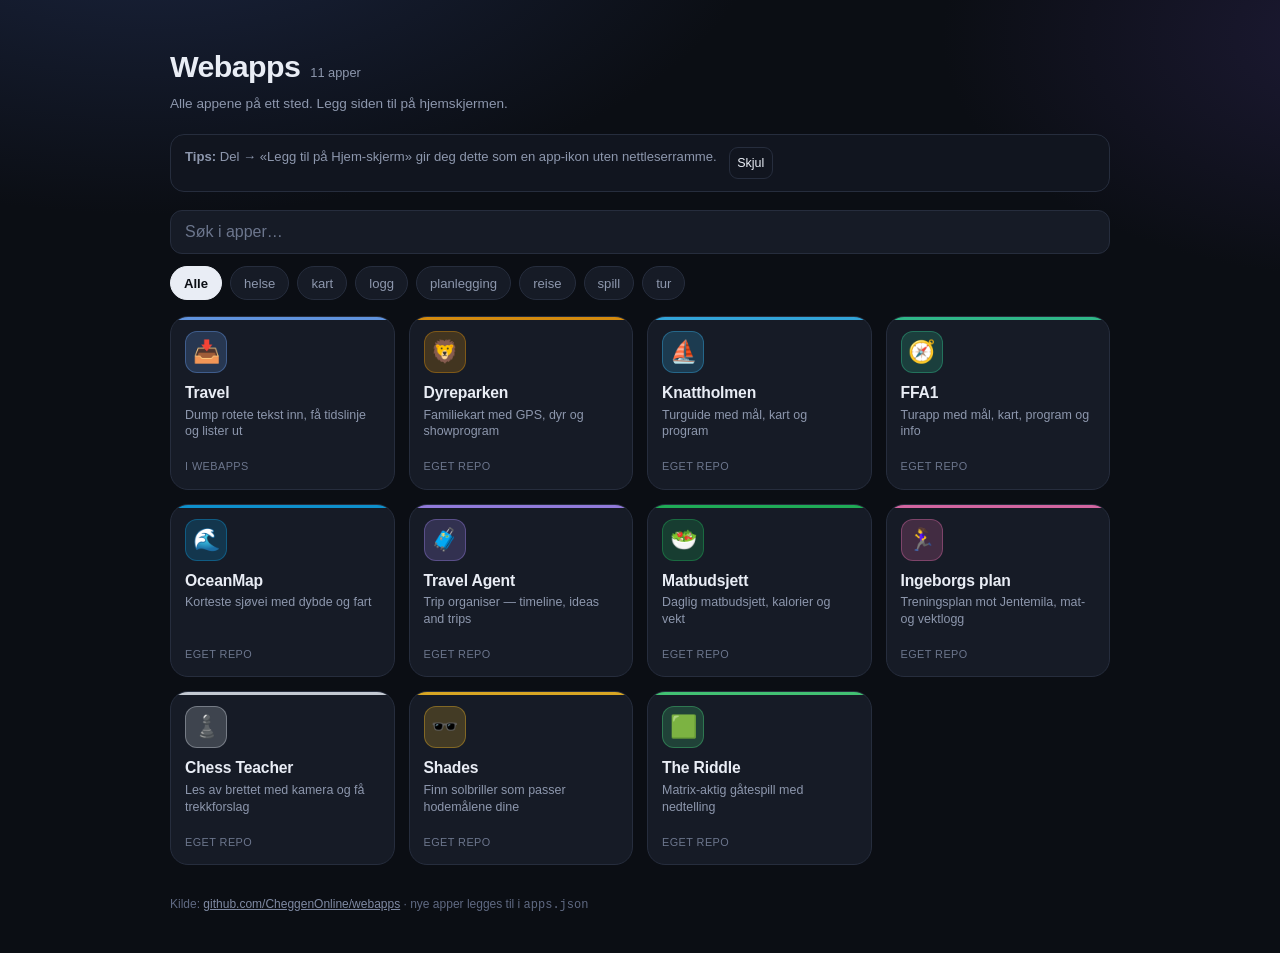
<file: index.html>
<!DOCTYPE html>
<html lang="no">
<head>
<meta charset="utf-8">
<meta name="viewport" content="width=device-width, initial-scale=1, viewport-fit=cover">
<title>Webapps</title>
<meta name="description" content="Startside for alle webapper i CheggenOnline/webapps.">
<meta name="theme-color" content="#0b0e14">
<meta name="apple-mobile-web-app-capable" content="yes">
<meta name="mobile-web-app-capable" content="yes">
<meta name="apple-mobile-web-app-status-bar-style" content="black-translucent">
<meta name="apple-mobile-web-app-title" content="Webapps">
<link rel="manifest" href="./manifest.webmanifest">
<link rel="icon" type="image/svg+xml" href="./icons/icon.svg">
<!-- iOS home-screen icon requires a real PNG; see CONVENTIONS.md §11. -->
<link rel="apple-touch-icon" href="./icons/icon-180.png">
<style>
  *, *::before, *::after { box-sizing: border-box; }

  :root {
    --bg: #0b0e14;
    --bg-2: #11151f;
    --surface: #161b26;
    --surface-hi: #1d2331;
    --line: #262d3d;
    --text: #e9edf5;
    --muted: #8d97ad;
    --accent: #6ea8fe;
    --radius: 18px;
    --tap: 44px;
  }

  html { -webkit-text-size-adjust: 100%; }

  body {
    margin: 0;
    background: var(--bg);
    background-image:
      radial-gradient(1000px 520px at 12% -12%, #1b2540 0%, transparent 62%),
      radial-gradient(760px 420px at 108% 4%, #1d1a35 0%, transparent 58%);
    background-attachment: fixed;
    color: var(--text);
    font: 16px/1.5 -apple-system, BlinkMacSystemFont, "Segoe UI", Roboto, "Helvetica Neue", Arial, sans-serif;
    min-height: 100vh;
    min-height: 100dvh;
    padding:
      calc(env(safe-area-inset-top) + 22px)
      calc(env(safe-area-inset-right) + 16px)
      calc(env(safe-area-inset-bottom) + 40px)
      calc(env(safe-area-inset-left) + 16px);
    -webkit-tap-highlight-color: transparent;
  }

  .wrap { max-width: 940px; margin: 0 auto; }

  /* ---------- header ---------- */

  header { margin-bottom: 20px; }

  h1 {
    margin: 0;
    font-size: 1.6rem;
    font-weight: 650;
    letter-spacing: -0.02em;
    display: flex;
    align-items: baseline;
    gap: 10px;
  }

  h1 .count {
    font-size: 0.8rem;
    font-weight: 500;
    color: var(--muted);
    letter-spacing: 0;
  }

  .sub { margin: 4px 0 0; color: var(--muted); font-size: 0.85rem; }

  /* ---------- controls ---------- */

  .controls { margin: 18px 0 16px; }

  .search {
    width: 100%;
    height: var(--tap);
    padding: 0 14px;
    font-size: 1rem;
    color: var(--text);
    background: var(--surface);
    border: 1px solid var(--line);
    border-radius: 12px;
    outline: none;
    appearance: none;
  }
  .search::placeholder { color: #6c768d; }
  .search:focus { border-color: #3d4a6b; background: var(--surface-hi); }

  .chips {
    display: flex;
    flex-wrap: wrap;
    gap: 8px;
    margin-top: 12px;
  }

  .chip {
    min-height: 34px;
    padding: 0 13px;
    display: inline-flex;
    align-items: center;
    font-size: 0.82rem;
    color: var(--muted);
    background: var(--surface);
    border: 1px solid var(--line);
    border-radius: 999px;
    cursor: pointer;
    font-family: inherit;
  }
  .chip[aria-pressed="true"] {
    color: #0b0e14;
    background: var(--text);
    border-color: var(--text);
    font-weight: 600;
  }

  /* ---------- tiles ---------- */

  .grid {
    display: grid;
    grid-template-columns: repeat(auto-fill, minmax(150px, 1fr));
    gap: 12px;
    margin: 0;
    padding: 0;
    list-style: none;
  }

  .tile {
    position: relative;
    display: flex;
    flex-direction: column;
    gap: 10px;
    height: 100%;
    min-height: 132px;
    padding: 14px;
    text-decoration: none;
    color: inherit;
    background: var(--surface);
    border: 1px solid var(--line);
    border-radius: var(--radius);
    overflow: hidden;
    transition: transform .12s ease, border-color .12s ease, background .12s ease;
  }
  .tile::before {
    content: "";
    position: absolute;
    inset: 0 0 auto 0;
    height: 3px;
    background: var(--tile-accent, var(--accent));
    opacity: .85;
  }
  .tile:active { transform: scale(.975); background: var(--surface-hi); }
  @media (hover: hover) {
    .tile:hover { border-color: #3a445e; background: var(--surface-hi); }
  }
  .tile:focus-visible { outline: 2px solid var(--accent); outline-offset: 2px; }

  .badge {
    width: 42px;
    height: 42px;
    flex: none;
    display: grid;
    place-items: center;
    font-size: 22px;
    line-height: 1;
    border-radius: 12px;
    /* Fallback first for browsers without color-mix(). */
    background: #1f2637;
    border: 1px solid var(--line);
    background: color-mix(in srgb, var(--tile-accent, var(--accent)) 20%, transparent);
    border-color: color-mix(in srgb, var(--tile-accent, var(--accent)) 34%, transparent);
  }

  .text { display: block; }

  .name {
    display: block;
    font-size: 0.98rem;
    font-weight: 600;
    line-height: 1.25;
    letter-spacing: -0.01em;
  }

  .tagline {
    display: block;
    margin-top: 4px;
    font-size: 0.78rem;
    line-height: 1.35;
    color: var(--muted);
  }

  .foot {
    display: block;
    margin-top: auto;
    padding-top: 8px;
    font-size: 0.68rem;
    letter-spacing: .04em;
    text-transform: uppercase;
    color: #6c768d;
  }

  /* ---------- states ---------- */

  .note {
    padding: 16px;
    border: 1px solid var(--line);
    border-radius: 14px;
    background: var(--surface);
    color: var(--muted);
    font-size: 0.9rem;
  }
  .note a { color: var(--accent); }

  .hint {
    display: flex;
    align-items: flex-start;
    gap: 12px;
    margin-bottom: 16px;
    padding: 12px 14px;
    font-size: 0.82rem;
    line-height: 1.45;
    color: var(--muted);
    background: var(--bg-2);
    border: 1px solid var(--line);
    border-radius: 14px;
  }
  .hint button {
    flex: none;
    min-width: var(--tap);
    min-height: 32px;
    color: var(--text);
    background: transparent;
    border: 1px solid var(--line);
    border-radius: 9px;
    font: inherit;
    font-size: 0.78rem;
    cursor: pointer;
  }

  footer {
    margin-top: 30px;
    font-size: 0.75rem;
    color: #5f6982;
  }
  footer a { color: #7f8aa3; }

  @media (min-width: 600px) {
    body { padding-top: calc(env(safe-area-inset-top) + 44px); }
    h1 { font-size: 1.9rem; }
    .grid { grid-template-columns: repeat(auto-fill, minmax(190px, 1fr)); gap: 14px; }
  }
</style>
</head>
<body>
<div class="wrap">

  <header>
    <h1>Webapps <span class="count" id="count"></span></h1>
    <p class="sub">Alle appene på ett sted. Legg siden til på hjemskjermen.</p>
  </header>

  <div id="hint" hidden class="hint">
    <span><strong>Tips:</strong> Del &rarr; «Legg til på Hjem-skjerm» gir deg dette som en app-ikon uten nettleserramme.</span>
    <button type="button" id="hintClose">Skjul</button>
  </div>

  <div class="controls">
    <input id="search" class="search" type="search" inputmode="search"
           placeholder="Søk i apper…" autocomplete="off" spellcheck="false" aria-label="Søk i apper">
    <div class="chips" id="chips"></div>
  </div>

  <ul class="grid" id="grid"></ul>
  <div id="state"></div>

  <footer>
    Kilde: <a href="https://github.com/CheggenOnline/webapps">github.com/CheggenOnline/webapps</a>
    &middot; nye apper legges til i <code>apps.json</code>
  </footer>

</div>

<script>
(function () {
  "use strict";

  // All apps on cheggenonline.github.io share one origin, so every storage key
  // MUST be namespaced. See CONVENTIONS.md.
  var NS = "webapps.launcher.";
  var store = {
    get: function (k) { try { return localStorage.getItem(NS + k); } catch (e) { return null; } },
    set: function (k, v) { try { localStorage.setItem(NS + k, v); } catch (e) { /* private mode */ } }
  };

  var grid = document.getElementById("grid");
  var stateEl = document.getElementById("state");
  var countEl = document.getElementById("count");
  var searchEl = document.getElementById("search");
  var chipsEl = document.getElementById("chips");

  var apps = [];
  var activeTag = null;

  function esc(s) {
    return String(s == null ? "" : s).replace(/[&<>"']/g, function (c) {
      return { "&": "&amp;", "<": "&lt;", ">": "&gt;", '"': "&quot;", "'": "&#39;" }[c];
    });
  }

  function render() {
    var q = searchEl.value.trim().toLowerCase();
    var list = apps.filter(function (a) {
      if (activeTag && (a.tags || []).indexOf(activeTag) === -1) return false;
      if (!q) return true;
      var hay = [a.name, a.tagline, a.slug].concat(a.tags || []).join(" ").toLowerCase();
      return hay.indexOf(q) !== -1;
    });

    countEl.textContent = list.length === apps.length
      ? apps.length + " apper"
      : list.length + " av " + apps.length;

    if (!list.length) {
      grid.innerHTML = "";
      stateEl.innerHTML = '<div class="note">Ingen treff.</div>';
      return;
    }
    stateEl.innerHTML = "";

    grid.innerHTML = list.map(function (a) {
      var accent = /^#[0-9a-fA-F]{3,8}$/.test(a.accent || "") ? a.accent : "#6ea8fe";
      var where = a.location === "local" ? "i webapps" : "eget repo";
      return '<li>'
        + '<a class="tile" href="' + esc(a.url) + '" style="--tile-accent:' + accent + '">'
        + '<span class="badge" aria-hidden="true">' + esc(a.icon || "▦") + '</span>'
        + '<span class="text">'
        +   '<span class="name">' + esc(a.name) + '</span>'
        +   '<span class="tagline">' + esc(a.tagline || "") + '</span>'
        + '</span>'
        + '<span class="foot">' + esc(where) + '</span>'
        + '</a></li>';
    }).join("");
  }

  function buildChips() {
    var counts = {};
    apps.forEach(function (a) {
      (a.tags || []).forEach(function (t) { counts[t] = (counts[t] || 0) + 1; });
    });
    var tags = Object.keys(counts).filter(function (t) { return counts[t] > 1; }).sort();
    if (!tags.length) return;

    chipsEl.innerHTML = ['<button class="chip" type="button" aria-pressed="true" data-tag="">Alle</button>']
      .concat(tags.map(function (t) {
        return '<button class="chip" type="button" aria-pressed="false" data-tag="' + esc(t) + '">' + esc(t) + '</button>';
      })).join("");

    chipsEl.addEventListener("click", function (ev) {
      var btn = ev.target.closest(".chip");
      if (!btn) return;
      activeTag = btn.dataset.tag || null;
      Array.prototype.forEach.call(chipsEl.children, function (c) {
        c.setAttribute("aria-pressed", String(c === btn));
      });
      render();
    });
  }

  searchEl.addEventListener("input", render);

  // Home-screen hint: shown once, in the browser only.
  var standalone = window.matchMedia("(display-mode: standalone)").matches || window.navigator.standalone === true;
  if (!standalone && !store.get("hintDismissed")) {
    var hint = document.getElementById("hint");
    hint.hidden = false;
    document.getElementById("hintClose").addEventListener("click", function () {
      hint.hidden = true;
      store.set("hintDismissed", "1");
    });
  }

  // Registry is fetched fresh: GitHub Pages caches aggressively and a stale
  // apps.json is the difference between "new app appeared" and "nothing happened".
  fetch("./apps.json?v=" + Date.now(), { cache: "no-store" })
    .then(function (r) {
      if (!r.ok) throw new Error("HTTP " + r.status);
      return r.json();
    })
    .then(function (data) {
      apps = Array.isArray(data.apps) ? data.apps.filter(function (a) { return a && a.url && a.name; }) : [];
      if (!apps.length) {
        stateEl.innerHTML = '<div class="note">Ingen apper registrert ennå. Legg den første inn i <code>apps.json</code>.</div>';
        countEl.textContent = "";
        return;
      }
      buildChips();
      render();
    })
    .catch(function (err) {
      countEl.textContent = "";
      stateEl.innerHTML = '<div class="note">Klarte ikke å laste <code>apps.json</code> ('
        + esc(err.message) + '). Sjekk filen i <a href="https://github.com/CheggenOnline/webapps">repoet</a>.</div>';
    });
})();
</script>
</body>
</html>
</file>
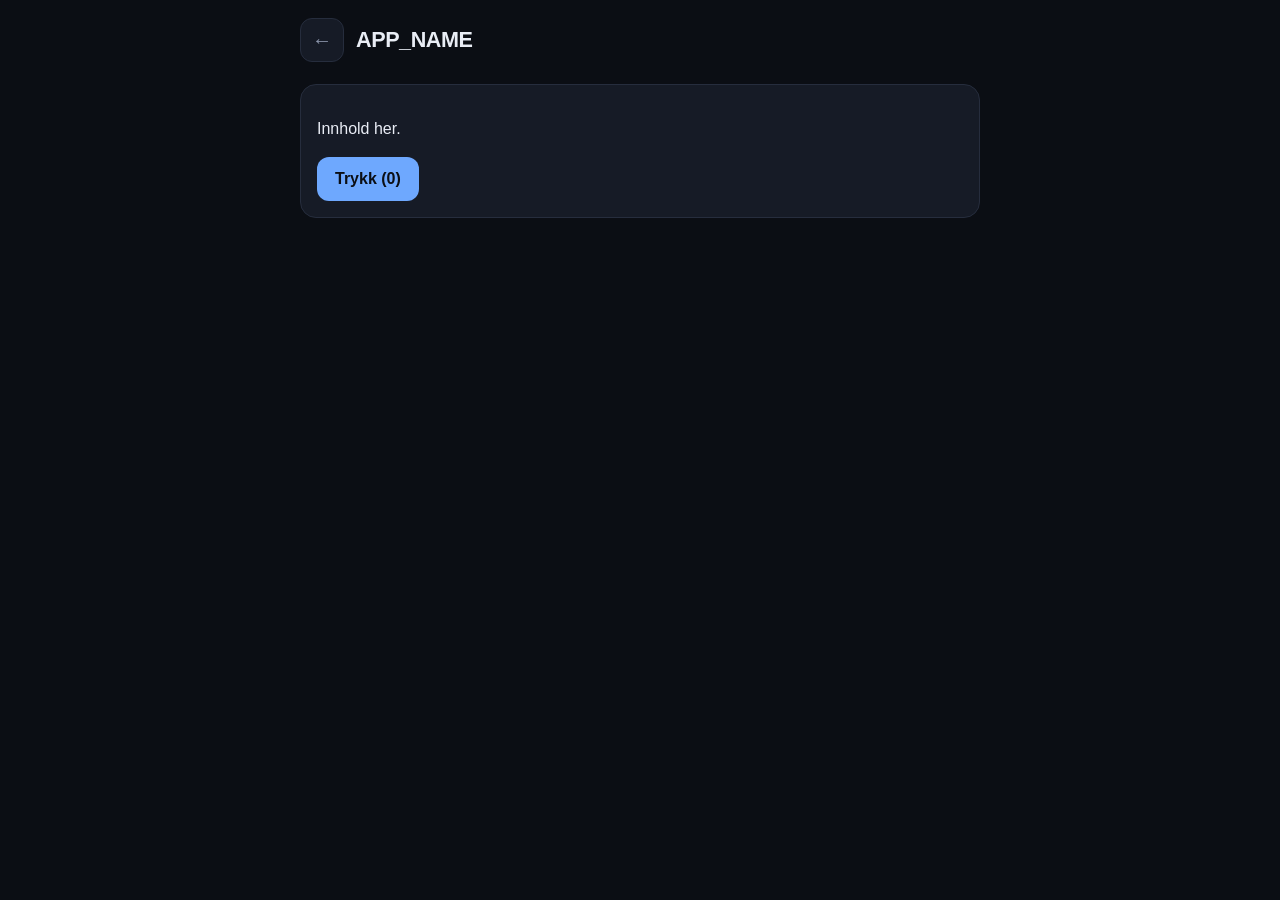
<file: _template/index.html>
<!DOCTYPE html>
<!--
  APP TEMPLATE — copy this file to <slug>/index.html and build inside it.
  Read ../CONVENTIONS.md first. Checklist:
    [ ] Replace every APP_NAME / APP_SLUG / APP_DESCRIPTION placeholder
    [ ] Keep the NS prefix in sync with the folder name
    [ ] Add the entry to ../apps.json
    [ ] Relative paths only. No CDNs. No service worker. No secrets.
-->
<html lang="no">
<head>
<meta charset="utf-8">
<meta name="viewport" content="width=device-width, initial-scale=1, viewport-fit=cover">
<title>APP_NAME</title>
<meta name="description" content="APP_DESCRIPTION">
<meta name="theme-color" content="#0b0e14">
<meta name="apple-mobile-web-app-capable" content="yes">
<meta name="mobile-web-app-capable" content="yes">
<meta name="apple-mobile-web-app-status-bar-style" content="black-translucent">
<meta name="apple-mobile-web-app-title" content="APP_NAME">
<link rel="apple-touch-icon" href="../icons/icon-180.png">
<style>
  *, *::before, *::after { box-sizing: border-box; }

  :root {
    --bg: #0b0e14;
    --surface: #161b26;
    --line: #262d3d;
    --text: #e9edf5;
    --muted: #8d97ad;
    --accent: #6ea8fe;
    --tap: 44px;
  }

  html { -webkit-text-size-adjust: 100%; }

  body {
    margin: 0;
    min-height: 100dvh;
    background: var(--bg);
    color: var(--text);
    font: 16px/1.5 -apple-system, BlinkMacSystemFont, "Segoe UI", Roboto, "Helvetica Neue", Arial, sans-serif;
    padding:
      calc(env(safe-area-inset-top) + 18px)
      calc(env(safe-area-inset-right) + 16px)
      calc(env(safe-area-inset-bottom) + 32px)
      calc(env(safe-area-inset-left) + 16px);
    -webkit-tap-highlight-color: transparent;
  }

  .wrap { max-width: 680px; margin: 0 auto; }

  .top {
    display: flex;
    align-items: center;
    gap: 12px;
    margin-bottom: 22px;
  }

  .back {
    min-width: var(--tap);
    min-height: var(--tap);
    display: grid;
    place-items: center;
    flex: none;
    color: var(--muted);
    text-decoration: none;
    font-size: 20px;
    background: var(--surface);
    border: 1px solid var(--line);
    border-radius: 12px;
  }
  .back:active { color: var(--text); }

  h1 { margin: 0; font-size: 1.35rem; font-weight: 650; letter-spacing: -0.02em; }

  .card {
    padding: 16px;
    background: var(--surface);
    border: 1px solid var(--line);
    border-radius: 16px;
  }

  button {
    min-height: var(--tap);
    padding: 0 18px;
    font: inherit;
    font-weight: 600;
    color: #0b0e14;
    background: var(--accent);
    border: 0;
    border-radius: 12px;
    cursor: pointer;
  }
  button:active { opacity: .85; }
</style>
</head>
<body>
<div class="wrap">

  <div class="top">
    <a class="back" href="../" aria-label="Tilbake til Webapps">&#8592;</a>
    <h1>APP_NAME</h1>
  </div>

  <div class="card">
    <p>Innhold her.</p>
    <button type="button" id="demo">Trykk</button>
  </div>

</div>

<script>
(function () {
  "use strict";

  // Shared origin — every key MUST be namespaced. See ../CONVENTIONS.md §3.
  var NS = "webapps.APP_SLUG.";
  function save(k, v) { try { localStorage.setItem(NS + k, JSON.stringify(v)); } catch (e) {} }
  function load(k, d) {
    try { var v = localStorage.getItem(NS + k); return v === null ? d : JSON.parse(v); }
    catch (e) { return d; }
  }

  var count = load("count", 0);
  var btn = document.getElementById("demo");
  btn.textContent = "Trykk (" + count + ")";
  btn.addEventListener("click", function () {
    count += 1;
    save("count", count);
    btn.textContent = "Trykk (" + count + ")";
  });
})();
</script>
</body>
</html>
</file>
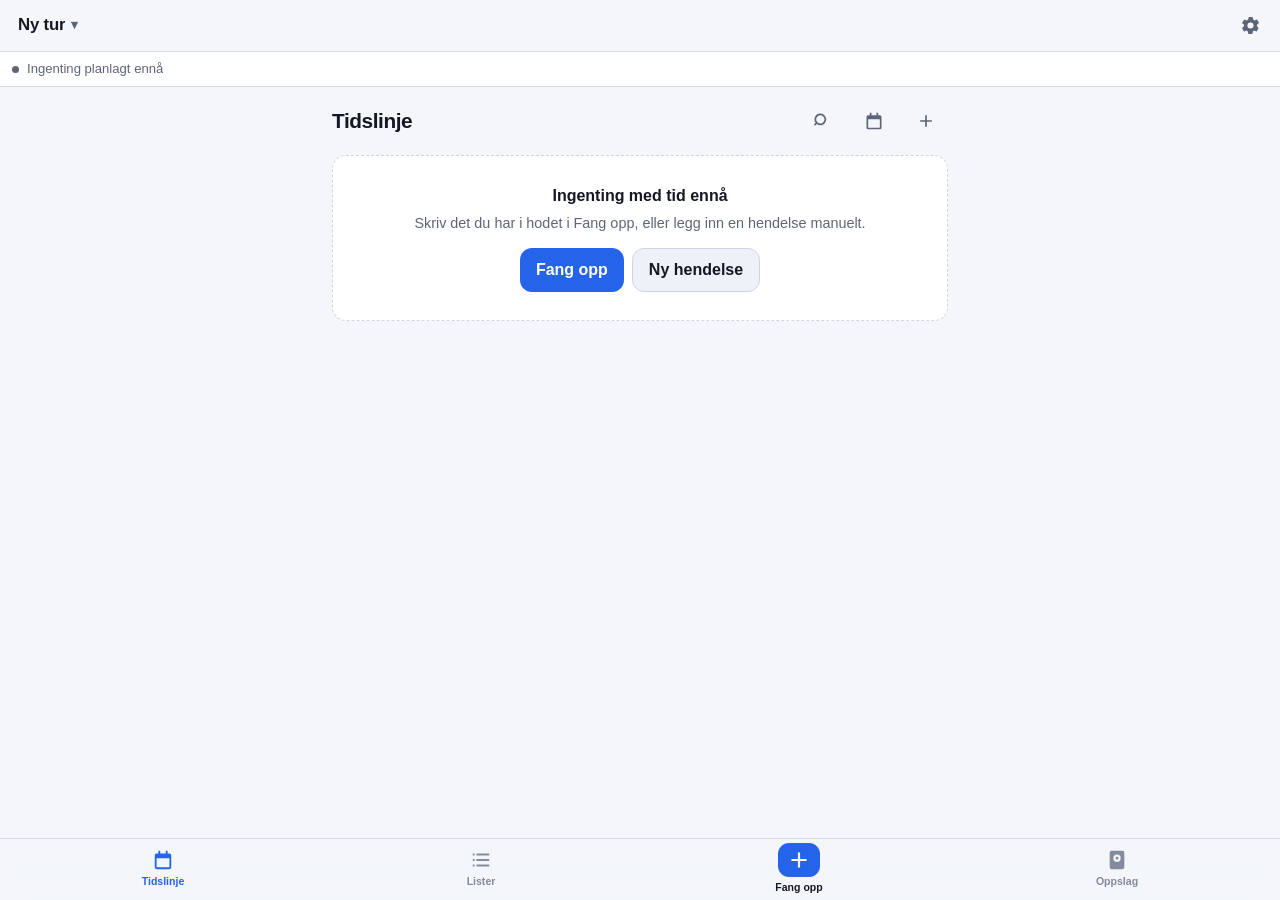
<file: travel/index.html>
<!DOCTYPE html>
<html lang="no">
<head>
<meta charset="utf-8">
<meta name="viewport" content="width=device-width, initial-scale=1, viewport-fit=cover">
<title>Travel</title>
<meta name="description" content="Fang opp planer som rotete tekst — appen gjør dem om til tidslinje, lister og oppslagsverk">
<meta name="theme-color" content="#0b0e14">
<meta name="apple-mobile-web-app-capable" content="yes">
<meta name="mobile-web-app-capable" content="yes">
<meta name="apple-mobile-web-app-status-bar-style" content="black-translucent">
<meta name="apple-mobile-web-app-title" content="Travel">
<link rel="apple-touch-icon" href="../icons/icon-180.png">
<link rel="icon" href="../icons/icon.svg" type="image/svg+xml">
<link rel="manifest" href="./manifest.webmanifest">
<link rel="stylesheet" href="./app.css">
</head>
<body>

<header class="hdr" id="hdr">
  <button type="button" class="trip-btn" id="tripBtn" aria-haspopup="menu" aria-expanded="false">
    <span class="trip-name" id="tripName">Travel</span>
    <span class="caret" aria-hidden="true">▾</span>
  </button>
  <button type="button" class="icon-btn" id="gearBtn" aria-label="Innstillinger">
    <svg viewBox="0 0 24 24" width="21" height="21" aria-hidden="true"><path fill="currentColor" d="M12 15.5A3.5 3.5 0 1 1 15.5 12 3.5 3.5 0 0 1 12 15.5m7.43-2.53a7.9 7.9 0 0 0 0-1.94l2.03-1.58a.5.5 0 0 0 .12-.64l-1.92-3.32a.5.5 0 0 0-.6-.22l-2.39.96a7.6 7.6 0 0 0-1.68-.97l-.36-2.54a.5.5 0 0 0-.5-.42h-3.84a.5.5 0 0 0-.5.42l-.36 2.54a7.6 7.6 0 0 0-1.68.97l-2.39-.96a.5.5 0 0 0-.6.22L2.42 8.81a.5.5 0 0 0 .12.64l2.03 1.58a7.9 7.9 0 0 0 0 1.94l-2.03 1.58a.5.5 0 0 0-.12.64l1.92 3.32a.5.5 0 0 0 .6.22l2.39-.96a7.6 7.6 0 0 0 1.68.97l.36 2.54a.5.5 0 0 0 .5.42h3.84a.5.5 0 0 0 .5-.42l.36-2.54a7.6 7.6 0 0 0 1.68-.97l2.39.96a.5.5 0 0 0 .6-.22l1.92-3.32a.5.5 0 0 0-.12-.64Z"/></svg>
  </button>
</header>

<div class="strip" id="strip">
  <div class="strip-line">
    <button type="button" class="strip-primary" id="stripPrimary">
      <span class="strip-dot" id="stripDot" aria-hidden="true"></span>
      <span class="strip-text" id="stripText">Ingen tur valgt</span>
    </button>
    <button type="button" class="strip-toggle" id="stripToggle" aria-expanded="false" aria-label="Vis mer status">
      <svg viewBox="0 0 24 24" width="16" height="16" aria-hidden="true"><path fill="currentColor" d="M12 16 5.6 9.6 7 8.2l5 5 5-5 1.4 1.4Z"/></svg>
    </button>
  </div>
  <div class="strip-more" id="stripMore" hidden></div>
</div>

<main id="screen" tabindex="-1"></main>

<nav class="nav" id="nav" aria-label="Hovedmeny">
  <button type="button" class="nav-btn" data-screen="timeline" aria-current="page">
    <svg viewBox="0 0 24 24" width="22" height="22" aria-hidden="true"><path fill="currentColor" d="M7 2h2v3h6V2h2v3h2a2 2 0 0 1 2 2v13a2 2 0 0 1-2 2H5a2 2 0 0 1-2-2V7a2 2 0 0 1 2-2h2Zm12 8H5v10h14Z"/></svg>
    <span>Tidslinje</span>
  </button>
  <button type="button" class="nav-btn" data-screen="lists">
    <svg viewBox="0 0 24 24" width="22" height="22" aria-hidden="true"><path fill="currentColor" d="M3 5h2v2H3Zm4 0h14v2H7Zm-4 6h2v2H3Zm4 0h14v2H7Zm-4 6h2v2H3Zm4 0h14v2H7Z"/></svg>
    <span>Lister</span>
  </button>
  <button type="button" class="nav-btn nav-cap" data-screen="capture" aria-label="Fang opp">
    <span class="cap-ring"><svg viewBox="0 0 24 24" width="26" height="26" aria-hidden="true"><path fill="currentColor" d="M11 5h2v6h6v2h-6v6h-2v-6H5v-2h6Z"/></svg></span>
    <span>Fang opp</span>
  </button>
  <button type="button" class="nav-btn" data-screen="vault">
    <svg viewBox="0 0 24 24" width="22" height="22" aria-hidden="true"><path fill="currentColor" d="M6 2h12a2 2 0 0 1 2 2v16a2 2 0 0 1-2 2H6a2 2 0 0 1-2-2V4a2 2 0 0 1 2-2m6 4a4 4 0 1 0 0 8 4 4 0 0 0 0-8m0 2.5a1.5 1.5 0 1 1 0 3 1.5 1.5 0 0 1 0-3M9 17h6v2H9Z"/></svg>
    <span>Oppslag</span>
  </button>
</nav>

<div class="sheet-host" id="sheetHost" hidden></div>
<div class="toast-host" id="toastHost" aria-live="polite"></div>

<script type="module" src="./js/main.js"></script>
</body>
</html>
</file>
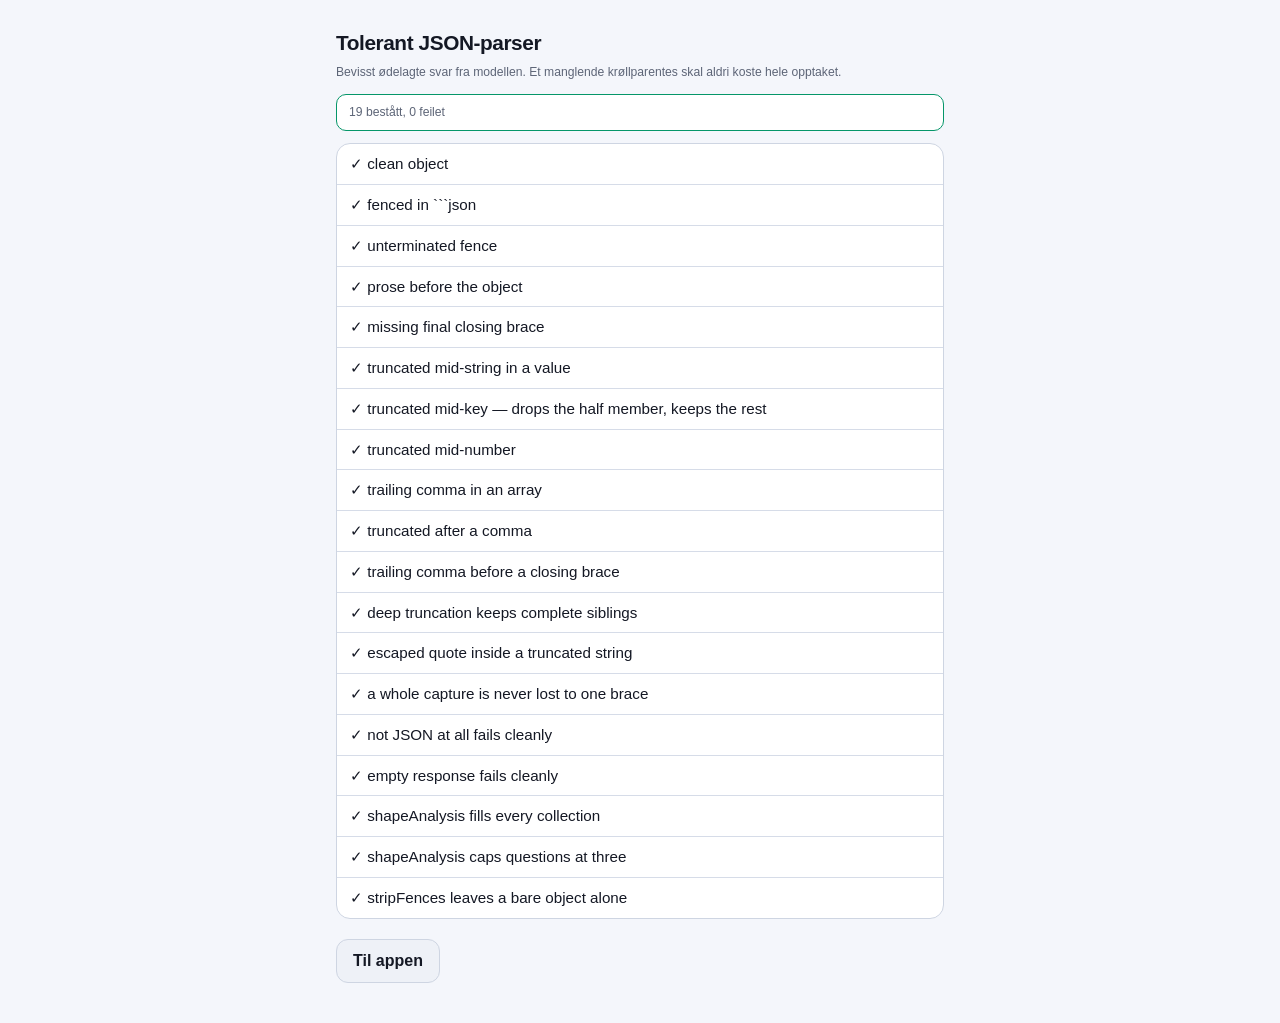
<file: travel/test.html>
<!DOCTYPE html>
<html lang="no">
<head>
<meta charset="utf-8">
<meta name="viewport" content="width=device-width, initial-scale=1, viewport-fit=cover">
<title>Travel — tester</title>
<link rel="stylesheet" href="./app.css">
</head>
<body>
<main style="padding:24px 16px">
  <div class="screen-head"><h1>Tolerant JSON-parser</h1></div>
  <p class="sub">Bevisst ødelagte svar fra modellen. Et manglende krøllparentes skal aldri koste hele opptaket.</p>
  <div id="out"><p class="center-pad">Kjører …</p></div>
  <p style="margin-top:20px"><a class="btn ghost" href="./" style="text-decoration:none">Til appen</a></p>
</main>
<script type="module">
import { run } from './js/parse.test.js';
const { results, passed, failed } = run();
const out = document.getElementById('out');
out.innerHTML = '';
const head = document.createElement('div');
head.className = 'notice';
head.style.borderColor = failed ? 'var(--danger)' : 'var(--ok)';
head.textContent = `${passed} bestått, ${failed} feilet`;
out.appendChild(head);
const card = document.createElement('div');
card.className = 'card';
results.forEach((r) => {
  const row = document.createElement('div');
  row.className = 'row';
  const main = document.createElement('div');
  main.className = 'row-main';
  const t = document.createElement('div');
  t.className = 'row-title';
  t.textContent = (r.ok ? '✓ ' : '✕ ') + r.name;
  t.style.color = r.ok ? '' : 'var(--danger)';
  main.appendChild(t);
  if (!r.ok) {
    const sub = document.createElement('div');
    sub.className = 'row-sub';
    sub.textContent = (r.err || '') + ' fikk: ' + JSON.stringify(r.parsed && r.parsed.data);
    main.appendChild(sub);
  }
  row.appendChild(main);
  card.appendChild(row);
});
out.appendChild(card);
</script>
</body>
</html>
</file>
<file: travel/app.css>
/* Travel — phone-first trip organiser. Dark by default, light follows the system. */

*, *::before, *::after { box-sizing: border-box; }

:root {
  --bg: #0b0e14;
  --surface: #151a25;
  --surface-2: #1d2331;
  --line: #313b52;
  --line-soft: #36405a;
  /* The empty checkbox needs to read as an affordance on its own, so it gets a
     brighter border than the surrounding hairlines. */
  --tick-line: #626e91;
  --text: #e9edf5;
  --muted: #8d97ad;
  --faint: #667089;
  --accent: #6ea8fe;
  --accent-ink: #0b0e14;
  --derived: #b79bff;
  --warn: #fbbf24;
  --danger: #f87171;
  --ok: #34d399;
  --tap: 44px;
  --radius: 14px;
  --shadow: 0 8px 30px rgba(0,0,0,.45);
  --hdr-h: 52px;
  --strip-h: 34px;
  /* Full strip height including the expanded chips. JS measures it; the
     padding calc below is the only place that consumes it. */
  --strip-total: 34px;
  --nav-h: 62px;
  color-scheme: dark;
}

@media (prefers-color-scheme: light) {
  :root {
    --bg: #f4f6fb;
    --surface: #ffffff;
    --surface-2: #eef1f7;
    --line: #ced5e2;
    --line-soft: #d6dce8;
    --tick-line: #868fa6;
    --text: #141824;
    --muted: #5d6577;
    --faint: #838b9c;
    --accent: #2563eb;
    --accent-ink: #ffffff;
    --derived: #7c3aed;
    --warn: #b45309;
    --danger: #dc2626;
    --ok: #059669;
    --shadow: 0 8px 30px rgba(20,24,36,.14);
    color-scheme: light;
  }
}

html { -webkit-text-size-adjust: 100%; }

body {
  margin: 0;
  min-height: 100dvh;
  background: var(--bg);
  color: var(--text);
  font: 16px/1.45 -apple-system, BlinkMacSystemFont, "Segoe UI", Roboto, "Helvetica Neue", Arial, sans-serif;
  -webkit-tap-highlight-color: transparent;
  overscroll-behavior-y: none;
}

button, input, textarea, select { font: inherit; color: inherit; }
button { cursor: pointer; }

/* ---------- header ---------- */

.hdr {
  position: fixed; inset: 0 0 auto 0; z-index: 40;
  display: flex; align-items: center; gap: 8px;
  height: calc(env(safe-area-inset-top) + var(--hdr-h));
  padding: env(safe-area-inset-top) calc(env(safe-area-inset-right) + 8px) 0 calc(env(safe-area-inset-left) + 8px);
  background: color-mix(in srgb, var(--bg) 88%, transparent);
  backdrop-filter: saturate(160%) blur(12px);
  border-bottom: 1px solid var(--line-soft);
}

.trip-btn {
  flex: 1 1 auto; min-width: 0; min-height: var(--tap);
  display: flex; align-items: center; gap: 6px;
  padding: 0 10px; background: none; border: 0; border-radius: 12px;
  font-size: 1.05rem; font-weight: 640; letter-spacing: -.01em;
}
.trip-btn:active { background: var(--surface-2); }
.trip-name { overflow: hidden; text-overflow: ellipsis; white-space: nowrap; }
.caret { color: var(--muted); font-size: .8rem; flex: none; }

.icon-btn {
  flex: none; width: var(--tap); height: var(--tap);
  display: grid; place-items: center;
  color: var(--muted); background: none; border: 0; border-radius: 12px;
}
.icon-btn:active { background: var(--surface-2); color: var(--text); }

/* ---------- status strip ---------- */

.strip {
  position: fixed; z-index: 39;
  top: calc(env(safe-area-inset-top) + var(--hdr-h));
  left: 0; right: 0;
  padding: 0 calc(env(safe-area-inset-right) + 12px) 0 calc(env(safe-area-inset-left) + 12px);
  background: var(--surface);
  border-bottom: 1px solid var(--line-soft);
  font-size: .82rem; color: var(--muted);
}
.strip-line { display: flex; align-items: center; gap: 4px; height: var(--strip-h); }
.strip-primary {
  flex: 1 1 auto; min-width: 0; height: var(--strip-h);
  display: flex; align-items: center; gap: 8px;
  padding: 0; background: none; border: 0; color: inherit;
  font-size: inherit; text-align: left; white-space: nowrap; overflow: hidden;
}
.strip-primary:active { opacity: .6; }
.strip-toggle {
  flex: none; width: 32px; height: var(--strip-h);
  display: grid; place-items: center;
  background: none; border: 0; color: var(--faint);
}
.strip-toggle[aria-expanded="true"] svg { transform: rotate(180deg); }
.strip-text { overflow: hidden; text-overflow: ellipsis; }
.strip-text b { color: var(--text); font-weight: 620; }
.strip-dot { flex: none; width: 7px; height: 7px; border-radius: 50%; background: var(--muted); }
.strip-dot.hard { background: var(--danger); }
.strip-dot.soon { background: var(--warn); }
.strip-dot.calm { background: var(--ok); }
.strip-more { display: flex; flex-wrap: wrap; gap: 6px; padding: 0 0 10px; }
.strip-chip {
  min-height: 32px; display: inline-flex; align-items: center; gap: 6px;
  padding: 0 10px; background: var(--surface-2); border: 1px solid var(--line);
  border-radius: 999px; font-size: .78rem; color: var(--muted);
}
.strip-chip b { color: var(--text); font-weight: 620; }
.strip-chip.alert { border-color: color-mix(in srgb, var(--warn) 50%, var(--line)); }

/* ---------- main ---------- */

main {
  padding:
    calc(env(safe-area-inset-top) + var(--hdr-h) + var(--strip-total) + 8px)
    calc(env(safe-area-inset-right) + 12px)
    calc(env(safe-area-inset-bottom) + var(--nav-h) + 24px)
    calc(env(safe-area-inset-left) + 12px);
  max-width: 640px; margin: 0 auto;
}
main:focus { outline: none; }

.screen-head {
  display: flex; align-items: center; gap: 8px; margin: 4px 0 12px;
}
.screen-head h1 { margin: 0; font-size: 1.3rem; font-weight: 660; letter-spacing: -.02em; flex: 1 1 auto; }

.empty {
  padding: 28px 18px; text-align: center; color: var(--muted);
  background: var(--surface); border: 1px dashed var(--line); border-radius: var(--radius);
}
.empty strong { display: block; color: var(--text); margin-bottom: 6px; font-size: 1rem; }
.empty p { margin: 0 0 14px; font-size: .9rem; }

/* ---------- buttons ---------- */

.btn {
  min-height: var(--tap); padding: 0 16px;
  display: inline-flex; align-items: center; justify-content: center; gap: 8px;
  font-weight: 620; color: var(--accent-ink); background: var(--accent);
  border: 0; border-radius: 12px;
}
.btn:active { opacity: .82; }
.btn[disabled] { opacity: .45; }
.btn.ghost { color: var(--text); background: var(--surface-2); border: 1px solid var(--line); }
.btn.quiet { color: var(--muted); background: none; border: 1px solid var(--line); }
.btn.bad { color: #fff; background: var(--danger); }
.btn.sm { min-height: 36px; padding: 0 12px; font-size: .85rem; border-radius: 10px; }
.btn.wide { width: 100%; }
.btn-row { display: flex; flex-wrap: wrap; gap: 8px; }

/* ---------- cards, rows ---------- */

.card {
  background: var(--surface); border: 1px solid var(--line);
  border-radius: var(--radius); overflow: hidden; margin-bottom: 12px;
}
.card-head {
  display: flex; align-items: center; gap: 8px;
  padding: 11px 13px; border-bottom: 1px solid var(--line-soft);
}
.card-head h2 { margin: 0; font-size: .98rem; font-weight: 640; flex: 1 1 auto; }
.card-body { padding: 13px; }
.count { font-size: .78rem; color: var(--muted); font-variant-numeric: tabular-nums; }

.row {
  display: flex; align-items: flex-start; gap: 10px;
  padding: 10px 13px; border-top: 1px solid var(--line-soft);
  background: none; border-left: 0; border-right: 0; border-bottom: 0;
  width: 100%; text-align: left; color: inherit;
}
.card > .row:first-of-type, .card-head + .row { border-top: 0; }
.row-main { flex: 1 1 auto; min-width: 0; }
.row-title { font-size: .95rem; line-height: 1.3; overflow-wrap: anywhere; }
.row-sub { margin-top: 3px; font-size: .78rem; color: var(--muted); overflow-wrap: anywhere; }
.row-time {
  flex: none; width: 46px; font-size: .82rem; color: var(--muted);
  font-variant-numeric: tabular-nums; padding-top: 1px;
}
.row.done .row-title { color: var(--muted); text-decoration: line-through; }
.row.blocked { opacity: .72; }

.tick {
  flex: none; width: 26px; height: 26px; margin-top: -1px;
  display: grid; place-items: center;
  background: none; border: 2px solid var(--tick-line); border-radius: 8px;
  color: transparent;
}
.tick[aria-pressed="true"] { background: var(--accent); border-color: var(--accent); color: var(--accent-ink); }
.tick[disabled] { border-style: dashed; }
.tick-hit { flex: none; padding: 9px; margin: -9px 0 -9px -9px; background: none; border: 0; }

/* tags */
.tag {
  display: inline-flex; align-items: center; gap: 4px;
  padding: 1px 7px; margin-right: 5px;
  font-size: .7rem; font-weight: 600; letter-spacing: .01em;
  border-radius: 999px; border: 1px solid var(--line); color: var(--muted);
  white-space: nowrap;
}
.tag.hard { color: var(--danger); border-color: color-mix(in srgb, var(--danger) 45%, transparent); }
.tag.derived { color: var(--derived); border-color: color-mix(in srgb, var(--derived) 45%, transparent); }
.tag.person { color: var(--accent); border-color: color-mix(in srgb, var(--accent) 40%, transparent); }
.tag.dep { color: var(--warn); border-color: color-mix(in srgb, var(--warn) 45%, transparent); }
.tag.ai { color: var(--derived); border-color: color-mix(in srgb, var(--derived) 40%, transparent); }
.tag.expired { color: var(--danger); border-color: color-mix(in srgb, var(--danger) 45%, transparent); }
.tag.expiring { color: var(--warn); border-color: color-mix(in srgb, var(--warn) 45%, transparent); }

.reason {
  margin-top: 4px; padding-left: 8px;
  border-left: 2px solid color-mix(in srgb, var(--derived) 55%, transparent);
  font-size: .76rem; color: var(--muted); font-style: italic;
}

/* ---------- timeline ---------- */

.day-head {
  display: flex; align-items: baseline; gap: 8px;
  margin: 18px 2px 7px; font-size: .8rem; font-weight: 660;
  text-transform: uppercase; letter-spacing: .06em; color: var(--faint);
}
.day-head.today { color: var(--accent); }
.day-head span { text-transform: none; letter-spacing: 0; font-weight: 500; color: var(--faint); }
.pinned { border-color: color-mix(in srgb, var(--accent) 45%, var(--line)); }
.pin-label {
  display: block; padding: 6px 13px 0; font-size: .7rem; font-weight: 680;
  text-transform: uppercase; letter-spacing: .07em; color: var(--accent);
}
.now-marker { display: flex; align-items: center; gap: 8px; margin: 10px 2px; }
.now-marker::after { content: ""; flex: 1 1 auto; height: 1px; background: color-mix(in srgb, var(--danger) 60%, transparent); }
.now-marker span { font-size: .7rem; font-weight: 680; letter-spacing: .07em; color: var(--danger); text-transform: uppercase; }

/* ---------- capture ---------- */

.cap-wrap { display: flex; flex-direction: column; gap: 12px; }
.cap-ta {
  width: 100%; min-height: 42vh; padding: 14px;
  background: var(--surface); color: var(--text);
  border: 1px solid var(--line); border-radius: var(--radius);
  resize: vertical; line-height: 1.5;
}
.cap-ta:focus { outline: 2px solid var(--accent); outline-offset: -1px; }
.cap-tools { display: flex; gap: 8px; align-items: center; }
.thumbs { display: flex; flex-wrap: wrap; gap: 8px; }
.thumb { position: relative; width: 72px; height: 72px; border-radius: 10px; overflow: hidden; border: 1px solid var(--line); }
.thumb img { width: 100%; height: 100%; object-fit: cover; display: block; }
.thumb button {
  position: absolute; top: 0; right: 0; width: 26px; height: 26px;
  display: grid; place-items: center;
  color: #fff; background: rgba(0,0,0,.6); border: 0; font-size: 15px; line-height: 1;
}
.hint { font-size: .8rem; color: var(--muted); }

/* ---------- review ---------- */

.q-chip {
  display: block; width: 100%; text-align: left;
  padding: 11px 13px; margin-bottom: 8px;
  background: color-mix(in srgb, var(--warn) 12%, var(--surface));
  border: 1px solid color-mix(in srgb, var(--warn) 40%, var(--line));
  border-radius: 12px; font-size: .9rem; color: var(--text);
}
.q-chip .q-mark { color: var(--warn); font-weight: 700; margin-right: 6px; }
.q-answered { opacity: .7; }
.sel-row { display: flex; align-items: flex-start; gap: 10px; padding: 10px 13px; border-top: 1px solid var(--line-soft); }
.sel-row:first-child { border-top: 0; }
.sel-row.off { opacity: .45; }
.sel-body { flex: 1 1 auto; min-width: 0; }
.sel-edit { flex: none; }
.gap-card { border-color: color-mix(in srgb, var(--derived) 40%, var(--line)); }
.gap-card .card-head { background: color-mix(in srgb, var(--derived) 10%, transparent); }
.review-foot {
  position: sticky; bottom: 0; z-index: 5;
  display: flex; gap: 8px;
  padding: 10px 0 calc(env(safe-area-inset-bottom) + 4px);
  margin-bottom: calc(-1 * env(safe-area-inset-bottom));
  background: linear-gradient(to top, var(--bg) 72%, transparent);
}

/* ---------- vault ---------- */

.search {
  width: 100%; min-height: var(--tap); padding: 0 14px; margin-bottom: 12px;
  background: var(--surface); border: 1px solid var(--line); border-radius: 12px;
}
.search:focus { outline: 2px solid var(--accent); outline-offset: -1px; }
.notice {
  padding: 9px 12px; margin-bottom: 12px;
  font-size: .76rem; color: var(--muted);
  background: var(--surface); border: 1px solid var(--line); border-radius: 10px;
}
.vault-val {
  margin-top: 3px; font-size: .95rem; font-family: ui-monospace, SFMono-Regular, Menlo, monospace;
  overflow-wrap: anywhere;
}
.copy { flex: none; width: 38px; height: 38px; display: grid; place-items: center;
  color: var(--muted); background: var(--surface-2); border: 1px solid var(--line); border-radius: 10px; }
.copy:active { color: var(--accent); }
.note-body { margin-top: 5px; font-size: .88rem; color: var(--muted); white-space: pre-wrap; overflow-wrap: anywhere; }

/* ---------- bottom nav ---------- */

.nav {
  position: fixed; inset: auto 0 0 0; z-index: 40;
  display: grid; grid-template-columns: repeat(4, 1fr);
  height: calc(env(safe-area-inset-bottom) + var(--nav-h));
  padding: 0 calc(env(safe-area-inset-right) + 4px) env(safe-area-inset-bottom) calc(env(safe-area-inset-left) + 4px);
  background: color-mix(in srgb, var(--bg) 92%, transparent);
  backdrop-filter: saturate(160%) blur(12px);
  border-top: 1px solid var(--line-soft);
}
.nav-btn {
  display: flex; flex-direction: column; align-items: center; justify-content: center; gap: 3px;
  min-height: var(--tap); padding: 0 2px;
  background: none; border: 0; color: var(--faint); font-size: .66rem; font-weight: 600;
}
.nav-btn[aria-current="page"] { color: var(--accent); }
.nav-cap { color: var(--text); }
.nav-cap .cap-ring {
  display: grid; place-items: center; width: 42px; height: 34px;
  color: var(--accent-ink); background: var(--accent); border-radius: 11px;
}
.nav-cap[aria-current="page"] { color: var(--accent); }

/* ---------- sheets / dialogs ---------- */

.sheet-host {
  position: fixed; inset: 0; z-index: 60;
  display: flex; align-items: flex-end; justify-content: center;
  background: rgba(4,6,11,.6);
}
/* `hidden` alone loses to the display above, and the overlay would then eat
   every tap on the app behind it. */
.sheet-host[hidden], [hidden] { display: none !important; }
.sheet {
  width: 100%; max-width: 640px;
  /* Cap by the safe area too, so a tall sheet's head cannot reach the status bar. */
  max-height: min(92dvh, calc(100dvh - env(safe-area-inset-top) - 12px));
  display: flex; flex-direction: column;
  background: var(--bg); border-top: 1px solid var(--line);
  border-radius: 18px 18px 0 0; box-shadow: var(--shadow);
  animation: rise .18s ease-out;
}
@keyframes rise { from { transform: translateY(14px); opacity: .4; } }
@media (prefers-reduced-motion: reduce) { .sheet { animation: none; } }
.sheet-head {
  display: flex; align-items: center; gap: 8px;
  padding: 12px calc(env(safe-area-inset-right) + 12px) 12px calc(env(safe-area-inset-left) + 12px);
  border-bottom: 1px solid var(--line-soft);
}
.sheet-head h2 { margin: 0; flex: 1 1 auto; font-size: 1.05rem; font-weight: 650; }
.sheet-body {
  flex: 1 1 auto; overflow-y: auto; -webkit-overflow-scrolling: touch;
  padding: 14px calc(env(safe-area-inset-right) + 12px) calc(env(safe-area-inset-bottom) + 18px) calc(env(safe-area-inset-left) + 12px);
}
.sheet.full { max-height: 100dvh; height: 100dvh; border-radius: 0; }
/* Without this the title and the close button sit under the iPhone status bar
   in standalone mode, and the ✕ cannot be tapped at all. */
.sheet.full .sheet-head { padding-top: calc(env(safe-area-inset-top) + 12px); }

.menu-item {
  display: flex; align-items: center; gap: 10px;
  width: 100%; min-height: var(--tap); padding: 10px 12px;
  text-align: left; background: none; border: 0; border-radius: 10px; color: inherit;
}
.menu-item:active { background: var(--surface-2); }
.menu-item[aria-current="true"] { color: var(--accent); font-weight: 620; }
.menu-item .mi-sub { display: block; font-size: .76rem; color: var(--muted); font-weight: 400; }
.menu-div { margin: 8px 2px; padding-top: 8px; border-top: 1px solid var(--line);
  font-size: .7rem; font-weight: 680; letter-spacing: .07em; text-transform: uppercase; color: var(--faint); }

/* ---------- forms ---------- */

.field { margin-bottom: 12px; }
.field > label { display: block; margin-bottom: 5px; font-size: .78rem; font-weight: 620; color: var(--muted); }
.field input, .field textarea, .field select {
  width: 100%; min-height: var(--tap); padding: 9px 12px;
  background: var(--surface); border: 1px solid var(--line); border-radius: 11px;
}
.field textarea { min-height: 84px; resize: vertical; line-height: 1.45; }
.field input:focus, .field textarea:focus, .field select:focus { outline: 2px solid var(--accent); outline-offset: -1px; }
.field-2 { display: grid; grid-template-columns: 1fr 1fr; gap: 10px; }
.check { display: flex; align-items: center; gap: 10px; min-height: var(--tap); }
.check input { width: 22px; height: 22px; accent-color: var(--accent); }
.check label { font-size: .92rem; }
.form-foot { display: flex; gap: 8px; margin-top: 16px; }
.form-foot .btn { flex: 1 1 auto; }
/* The sheet's own action bar: a flex sibling of the scrolling body, so it is
   always on screen and its bottom padding clears the home indicator. */
.sheet-foot {
  flex: none;
  display: flex; gap: 8px;
  padding:
    10px
    calc(env(safe-area-inset-right) + 12px)
    calc(env(safe-area-inset-bottom) + 10px)
    calc(env(safe-area-inset-left) + 12px);
  background: var(--bg);
  border-top: 1px solid var(--line-soft);
}
.sheet-foot > .form-foot { margin: 0; flex: 1 1 auto; }
.sub { font-size: .76rem; color: var(--muted); margin: -6px 0 12px; }
/* That negative top margin is for sub-text under a heading. Inside a field it
   dragged the hint up onto the input above it. */
.field > .sub { margin: 6px 0 0; }

/* ---------- toast ---------- */

.toast-host {
  position: fixed; z-index: 80; left: 0; right: 0;
  bottom: calc(env(safe-area-inset-bottom) + var(--nav-h) + 12px);
  display: flex; flex-direction: column; align-items: center; gap: 8px;
  pointer-events: none; padding: 0 16px;
}
.toast {
  max-width: 92%; padding: 10px 15px;
  font-size: .86rem; color: var(--text);
  background: var(--surface-2); border: 1px solid var(--line);
  border-radius: 999px; box-shadow: var(--shadow);
}
.toast.bad { border-color: color-mix(in srgb, var(--danger) 55%, var(--line)); }

/* ---------- misc ---------- */

.spinner {
  width: 18px; height: 18px; border-radius: 50%;
  border: 2px solid color-mix(in srgb, var(--accent-ink) 40%, transparent);
  border-top-color: var(--accent-ink);
  animation: spin .7s linear infinite;
}
@keyframes spin { to { transform: rotate(360deg); } }
.center-pad { padding: 40px 0; text-align: center; color: var(--muted); }
.grp-head {
  margin: 14px 2px 6px; font-size: .78rem; font-weight: 680;
  letter-spacing: .05em; text-transform: uppercase; color: var(--faint);
}
.progress { height: 3px; background: var(--surface-2); }
.progress i { display: block; height: 100%; background: var(--accent); }
.chips { display: flex; flex-wrap: wrap; gap: 6px; }
.chip {
  min-height: 34px; display: inline-flex; align-items: center; gap: 6px; padding: 0 11px;
  font-size: .82rem; color: var(--text);
  background: var(--surface-2); border: 1px solid var(--line); border-radius: 999px;
}
.chip.on { color: var(--accent-ink); background: var(--accent); border-color: var(--accent); font-weight: 600; }
.chip b { font-weight: 600; }
</file>
